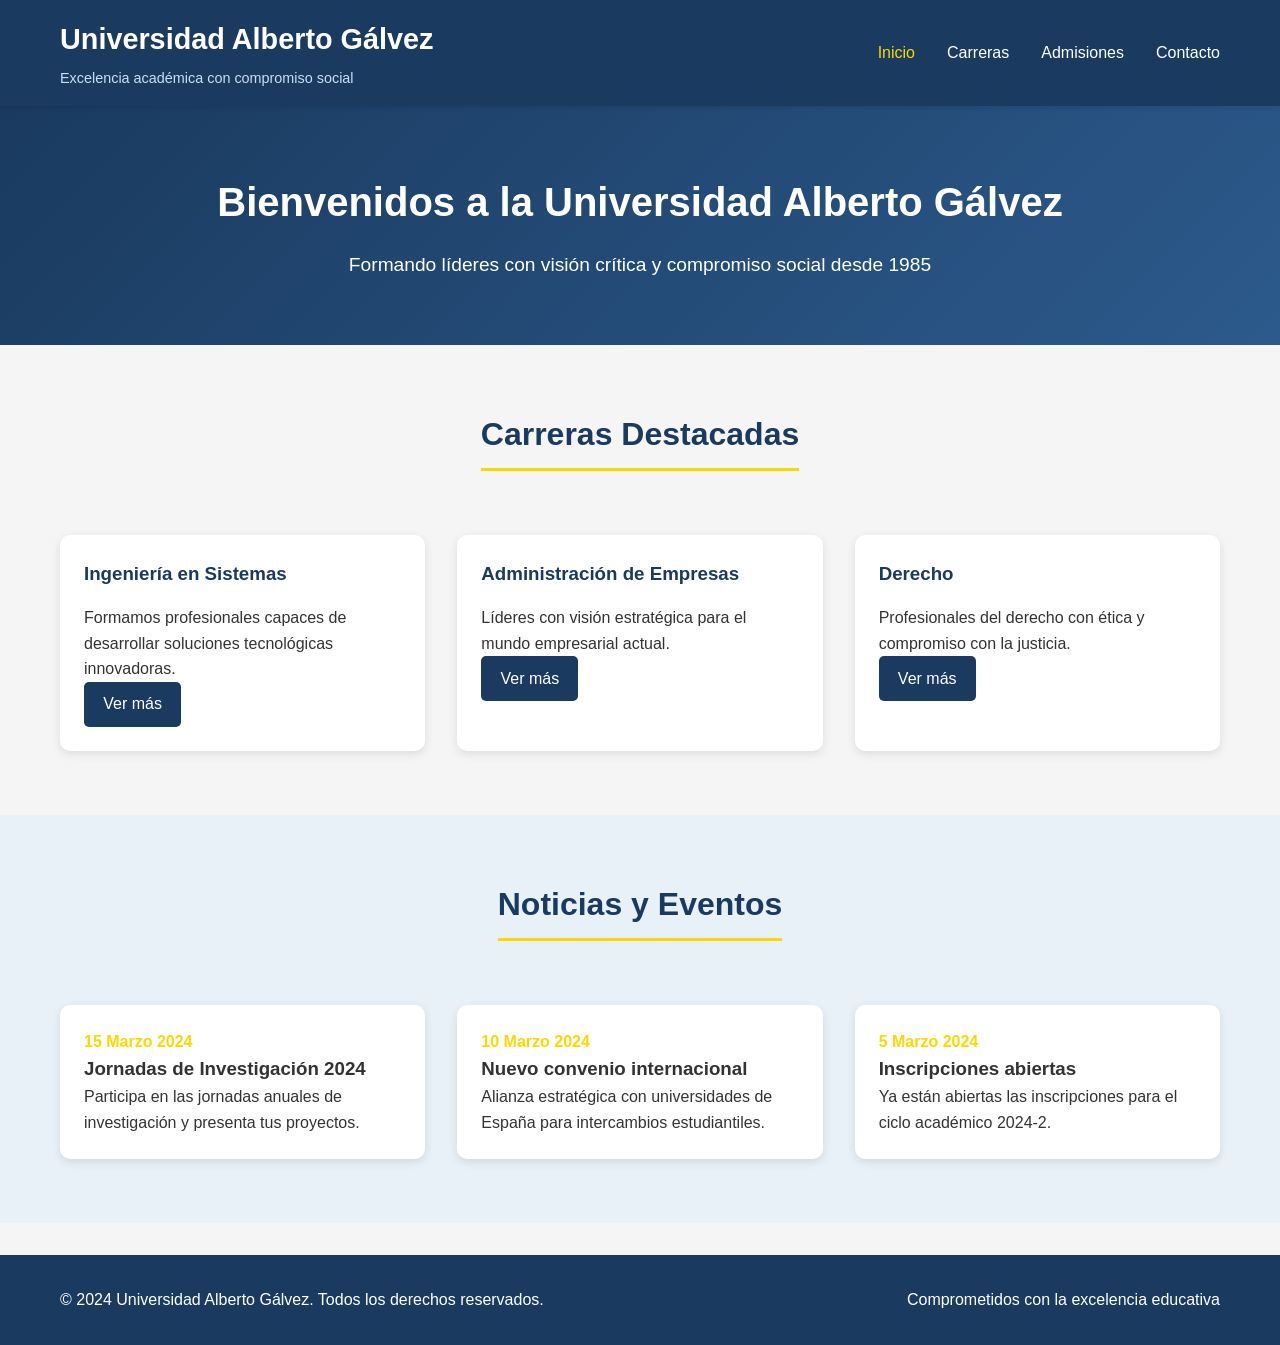
<file: src/index.html>
<!DOCTYPE html>
<html lang="es">
<head>
    <meta charset="UTF-8">
    <meta name="viewport" content="width=device-width, initial-scale=1.0">
    <title>Universidad Alberto Gálvez - Inicio</title>
    <link rel="stylesheet" href="styles.css">
</head>
<body>
<header>
    <div class="container header-content">
        <div class="logo">
            <h1>Universidad Alberto Gálvez</h1>
            <p>Excelencia académica con compromiso social</p>
        </div>
        <nav>
            <ul>
                <li><a href="index.html" class="active">Inicio</a></li>
                <li><a href="carreras.html">Carreras</a></li>
                <li><a href="admisiones.html">Admisiones</a></li>
                <li><a href="contacto.html">Contacto</a></li>
            </ul>
        </nav>
    </div>
</header>

<main>
    <section class="hero" style="background: linear-gradient(135deg, #1a3a5f 0%, #2c5a8c 100%); color: white; padding: 4rem 0; text-align: center;">
        <div class="container">
            <h2 style="font-size: 2.5rem; margin-bottom: 1rem;">Bienvenidos a la Universidad Alberto Gálvez</h2>
            <p style="font-size: 1.2rem; max-width: 600px; margin: 0 auto;">Formando líderes con visión crítica y compromiso social desde 1985</p>
        </div>
    </section>

    <section class="section">
        <div class="container">
            <div class="section-header">
                <h2 class="section-title">Carreras Destacadas</h2>
            </div>
            <div class="careers-grid">
                <div class="career-card">
                    <h3>Ingeniería en Sistemas</h3>
                    <p>Formamos profesionales capaces de desarrollar soluciones tecnológicas innovadoras.</p>
                    <a href="carreras.html" class="btn">Ver más</a>
                </div>
                <div class="career-card">
                    <h3>Administración de Empresas</h3>
                    <p>Líderes con visión estratégica para el mundo empresarial actual.</p>
                    <a href="carreras.html" class="btn">Ver más</a>
                </div>
                <div class="career-card">
                    <h3>Derecho</h3>
                    <p>Profesionales del derecho con ética y compromiso con la justicia.</p>
                    <a href="carreras.html" class="btn">Ver más</a>
                </div>
            </div>
        </div>
    </section>

    <section class="section bg-light">
        <div class="container">
            <div class="section-header">
                <h2 class="section-title">Noticias y Eventos</h2>
            </div>
            <div class="news-grid">
                <div class="news-card">
                    <div class="news-content">
                        <div class="news-date" style="color: #ffd700; font-weight: bold;">15 Marzo 2024</div>
                        <h3>Jornadas de Investigación 2024</h3>
                        <p>Participa en las jornadas anuales de investigación y presenta tus proyectos.</p>
                    </div>
                </div>
                <div class="news-card">
                    <div class="news-content">
                        <div class="news-date" style="color: #ffd700; font-weight: bold;">10 Marzo 2024</div>
                        <h3>Nuevo convenio internacional</h3>
                        <p>Alianza estratégica con universidades de España para intercambios estudiantiles.</p>
                    </div>
                </div>
                <div class="news-card">
                    <div class="news-content">
                        <div class="news-date" style="color: #ffd700; font-weight: bold;">5 Marzo 2024</div>
                        <h3>Inscripciones abiertas</h3>
                        <p>Ya están abiertas las inscripciones para el ciclo académico 2024-2.</p>
                    </div>
                </div>
            </div>
        </div>
    </section>
</main>

<footer>
    <div class="container footer-content">
        <p>&copy; 2024 Universidad Alberto Gálvez. Todos los derechos reservados.</p>
        <p>Comprometidos con la excelencia educativa</p>
    </div>
</footer>
</body>
</html>
</file>
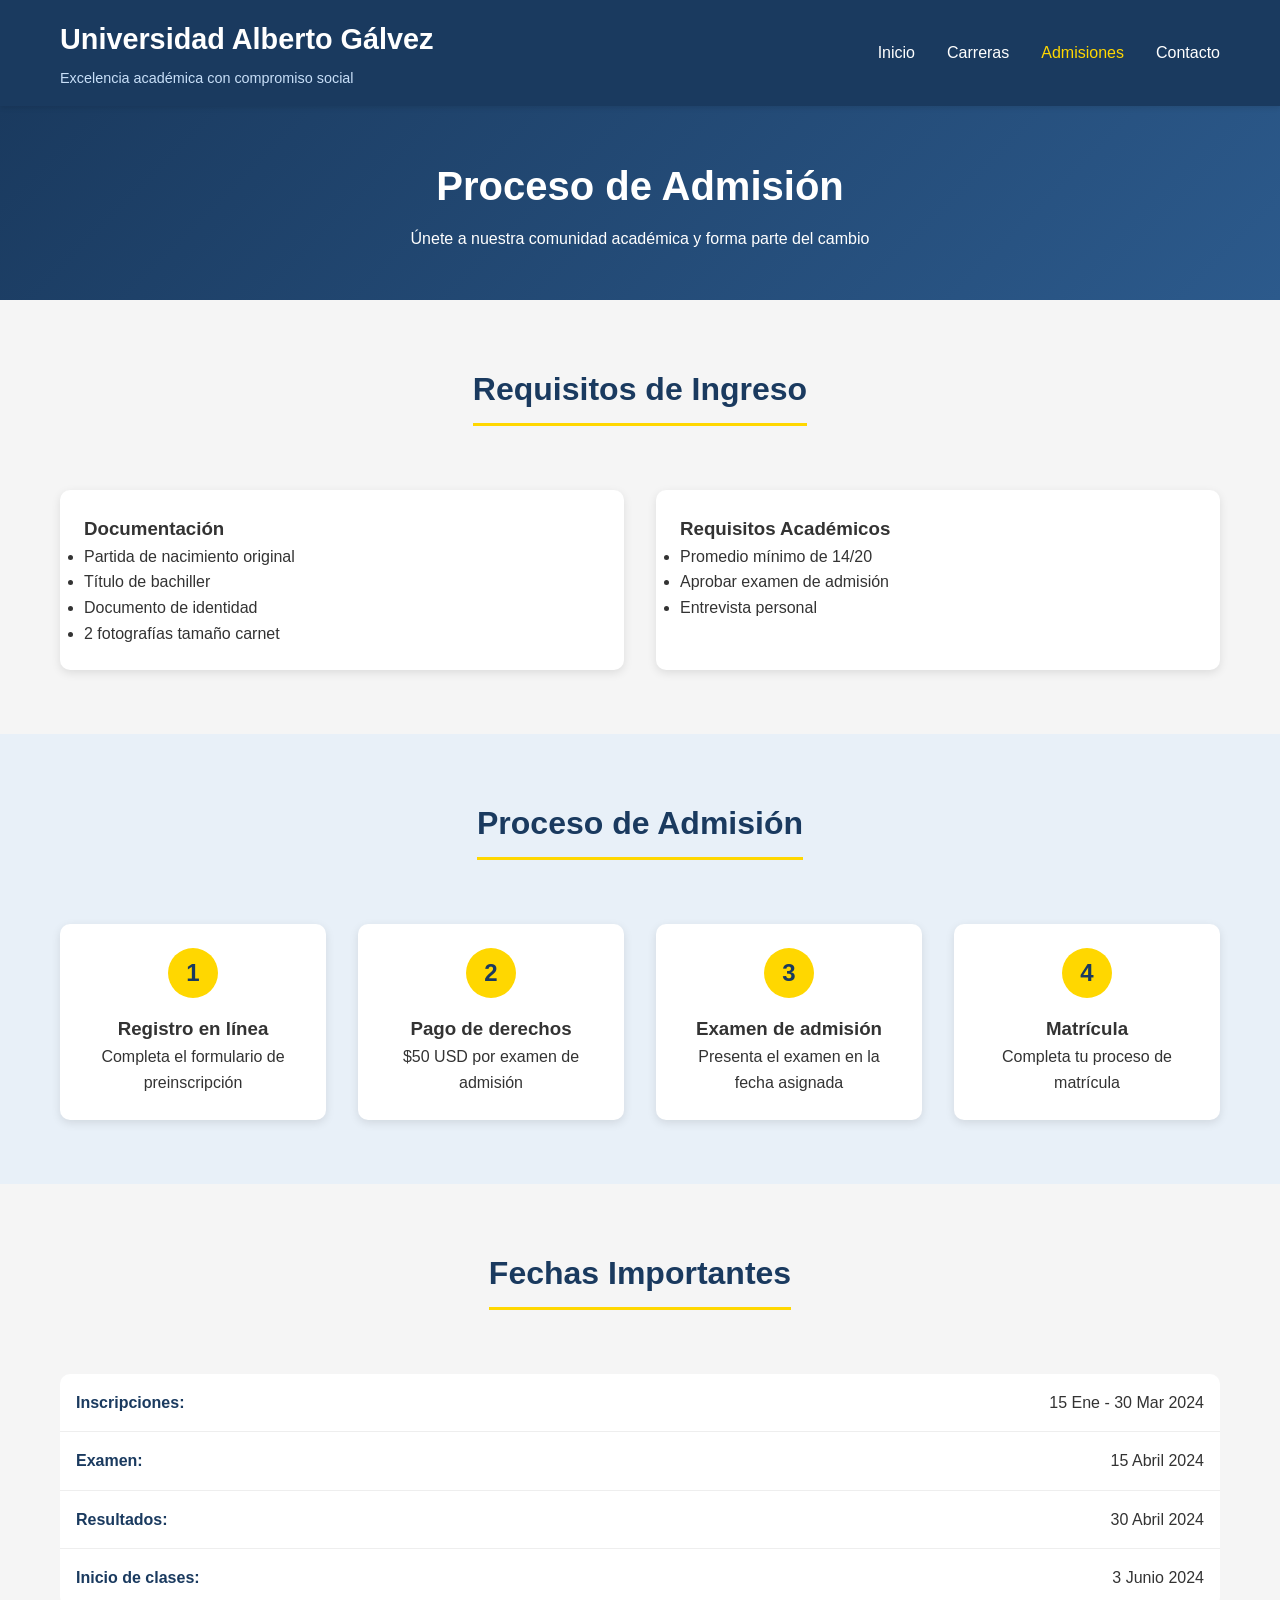
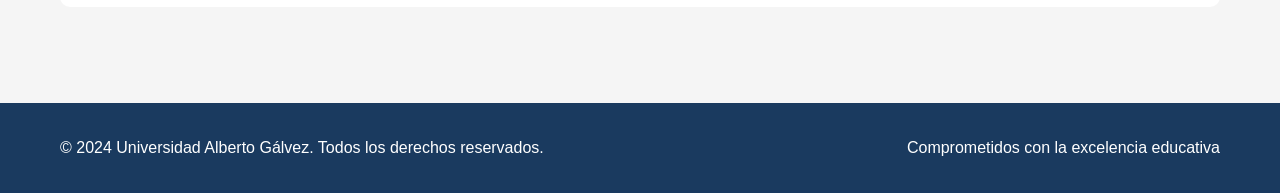
<file: src/admisiones.html>
<!DOCTYPE html>
<html lang="es">
<head>
    <meta charset="UTF-8">
    <meta name="viewport" content="width=device-width, initial-scale=1.0">
    <title>Universidad Alberto Gálvez - Admisiones</title>
    <link rel="stylesheet" href="styles.css">
</head>
<body>
<header>
    <div class="container header-content">
        <div class="logo">
            <h1>Universidad Alberto Gálvez</h1>
            <p>Excelencia académica con compromiso social</p>
        </div>
        <nav>
            <ul>
                <li><a href="index.html">Inicio</a></li>
                <li><a href="carreras.html">Carreras</a></li>
                <li><a href="admisiones.html" class="active">Admisiones</a></li>
                <li><a href="contacto.html">Contacto</a></li>
            </ul>
        </nav>
    </div>
</header>

<main>
    <div class="page-header">
        <div class="container">
            <h1>Proceso de Admisión</h1>
            <p>Únete a nuestra comunidad académica y forma parte del cambio</p>
        </div>
    </div>

    <section class="section">
        <div class="container">
            <div class="section-header">
                <h2 class="section-title">Requisitos de Ingreso</h2>
            </div>
            <div class="requirements-grid">
                <div class="requirement-card">
                    <h3>Documentación</h3>
                    <ul>
                        <li>Partida de nacimiento original</li>
                        <li>Título de bachiller</li>
                        <li>Documento de identidad</li>
                        <li>2 fotografías tamaño carnet</li>
                    </ul>
                </div>
                <div class="requirement-card">
                    <h3>Requisitos Académicos</h3>
                    <ul>
                        <li>Promedio mínimo de 14/20</li>
                        <li>Aprobar examen de admisión</li>
                        <li>Entrevista personal</li>
                    </ul>
                </div>
            </div>
        </div>
    </section>

    <section class="section bg-light">
        <div class="container">
            <div class="section-header">
                <h2 class="section-title">Proceso de Admisión</h2>
            </div>
            <div class="steps">
                <div class="step">
                    <div class="step-number">1</div>
                    <h3>Registro en línea</h3>
                    <p>Completa el formulario de preinscripción</p>
                </div>
                <div class="step">
                    <div class="step-number">2</div>
                    <h3>Pago de derechos</h3>
                    <p>$50 USD por examen de admisión</p>
                </div>
                <div class="step">
                    <div class="step-number">3</div>
                    <h3>Examen de admisión</h3>
                    <p>Presenta el examen en la fecha asignada</p>
                </div>
                <div class="step">
                    <div class="step-number">4</div>
                    <h3>Matrícula</h3>
                    <p>Completa tu proceso de matrícula</p>
                </div>
            </div>
        </div>
    </section>

    <section class="section">
        <div class="container">
            <div class="section-header">
                <h2 class="section-title">Fechas Importantes</h2>
            </div>
            <div class="dates-list">
                <div class="date-item"><span class="date-label">Inscripciones:</span><span>15 Ene - 30 Mar 2024</span></div>
                <div class="date-item"><span class="date-label">Examen:</span><span>15 Abril 2024</span></div>
                <div class="date-item"><span class="date-label">Resultados:</span><span>30 Abril 2024</span></div>
                <div class="date-item"><span class="date-label">Inicio de clases:</span><span>3 Junio 2024</span></div>
            </div>
        </div>
    </section>
</main>

<footer>
    <div class="container footer-content">
        <p>&copy; 2024 Universidad Alberto Gálvez. Todos los derechos reservados.</p>
        <p>Comprometidos con la excelencia educativa</p>
    </div>
</footer>
</body>
</html>
</file>
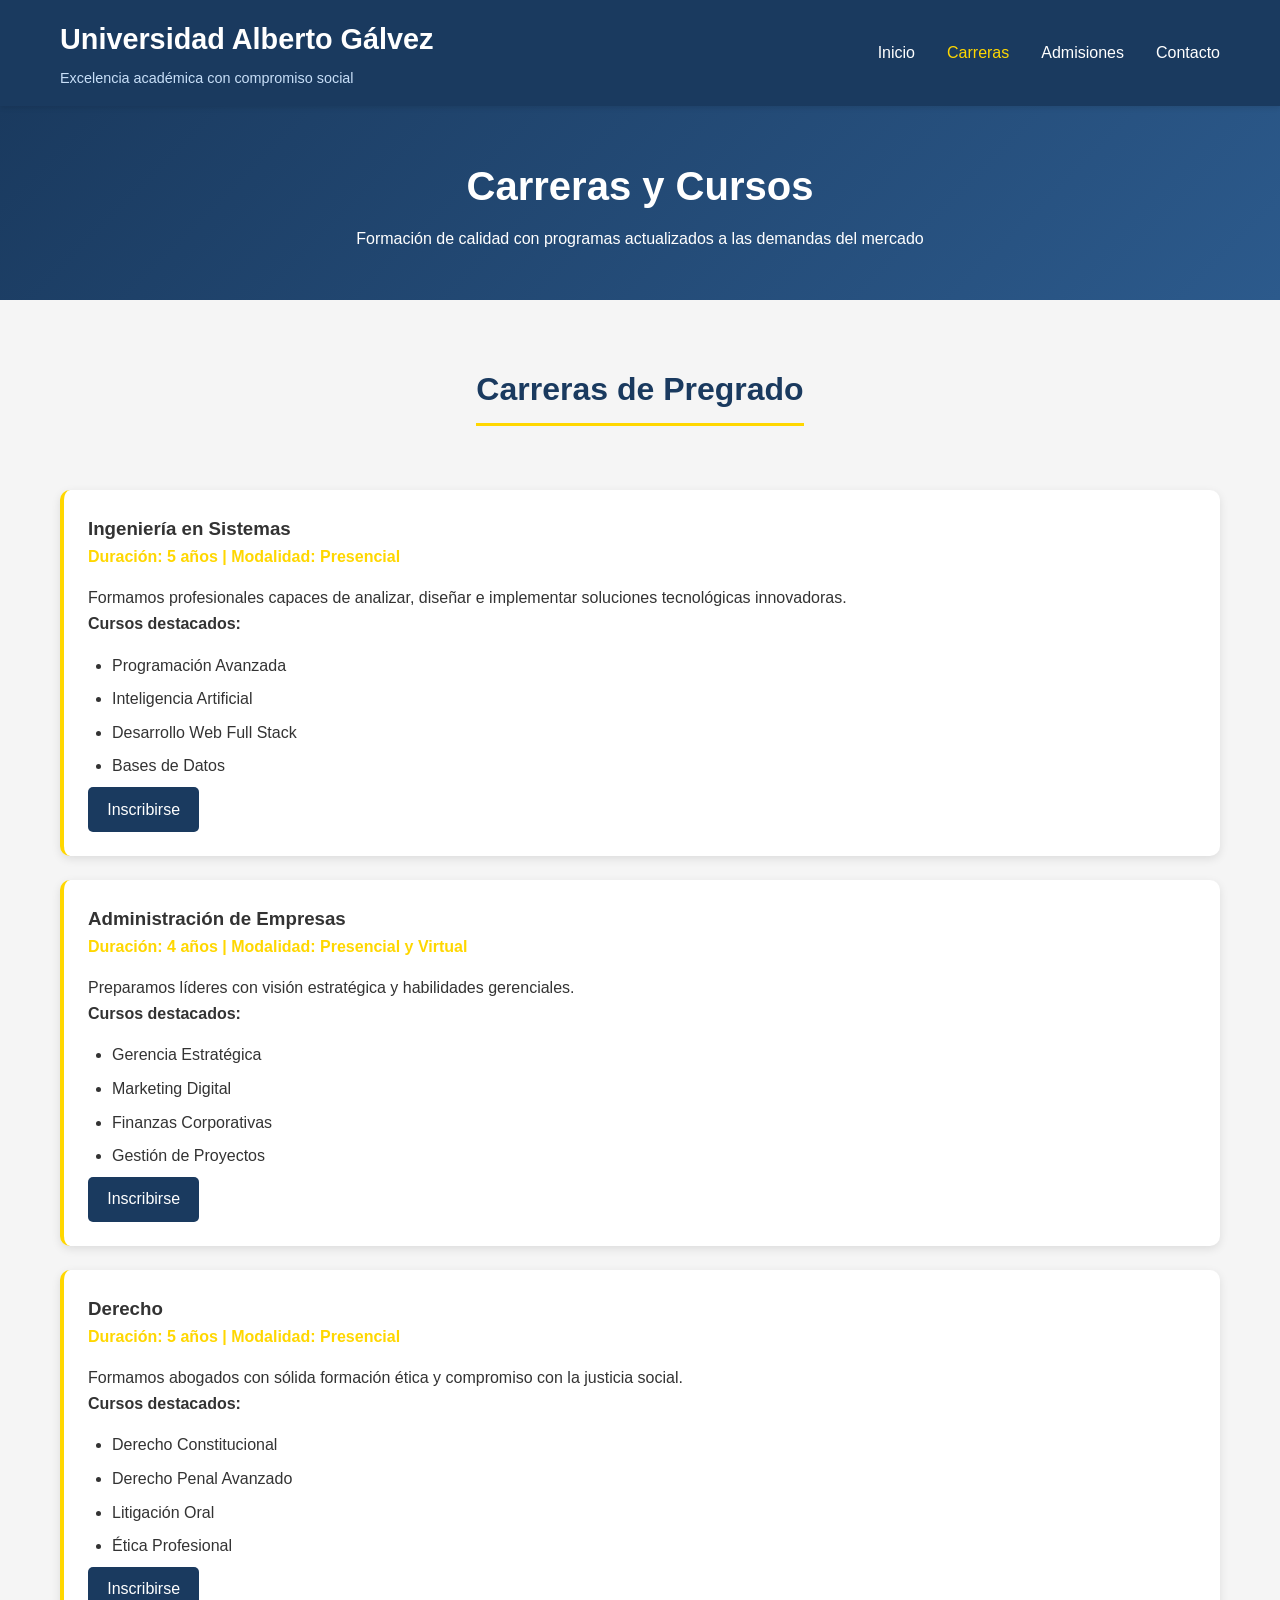
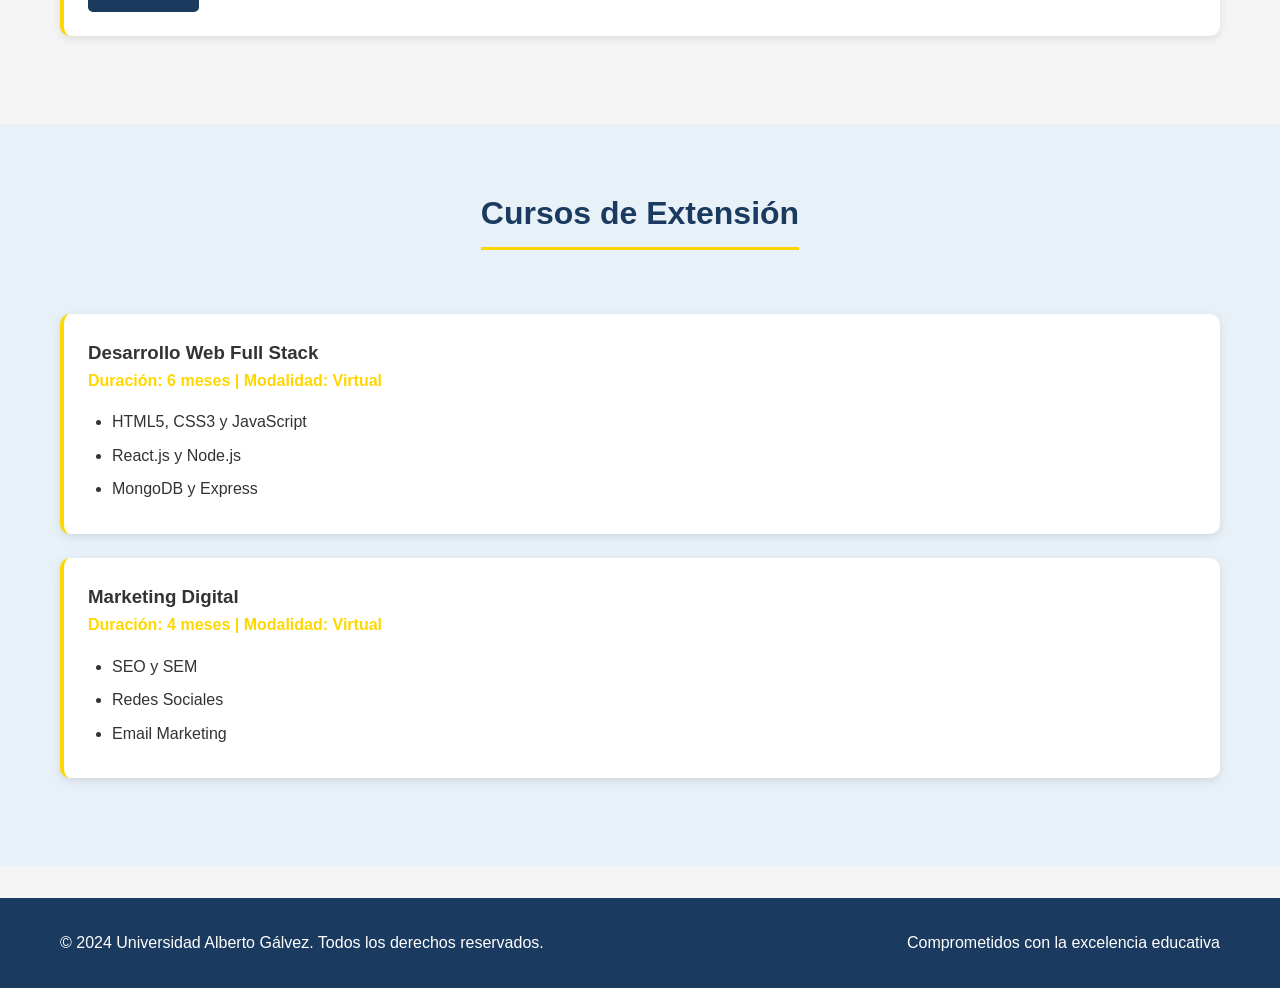
<file: src/Carreras.html>
<!DOCTYPE html>
<html lang="es">
<head>
    <meta charset="UTF-8">
    <meta name="viewport" content="width=device-width, initial-scale=1.0">
    <title>Universidad Alberto Gálvez - Carreras y Cursos</title>
    <link rel="stylesheet" href="styles.css">
</head>
<body>
<header>
    <div class="container header-content">
        <div class="logo">
            <h1>Universidad Alberto Gálvez</h1>
            <p>Excelencia académica con compromiso social</p>
        </div>
        <nav>
            <ul>
                <li><a href="index.html">Inicio</a></li>
                <li><a href="carreras.html" class="active">Carreras</a></li>
                <li><a href="admisiones.html">Admisiones</a></li>
                <li><a href="contacto.html">Contacto</a></li>
            </ul>
        </nav>
    </div>
</header>

<main>
    <div class="page-header">
        <div class="container">
            <h1>Carreras y Cursos</h1>
            <p>Formación de calidad con programas actualizados a las demandas del mercado</p>
        </div>
    </div>

    <section class="section">
        <div class="container">
            <div class="section-header">
                <h2 class="section-title">Carreras de Pregrado</h2>
            </div>
            <div>
                <div class="career-item">
                    <h3>Ingeniería en Sistemas</h3>
                    <div class="career-duration">Duración: 5 años | Modalidad: Presencial</div>
                    <p>Formamos profesionales capaces de analizar, diseñar e implementar soluciones tecnológicas innovadoras.</p>
                    <h4>Cursos destacados:</h4>
                    <ul class="courses-list">
                        <li>Programación Avanzada</li>
                        <li>Inteligencia Artificial</li>
                        <li>Desarrollo Web Full Stack</li>
                        <li>Bases de Datos</li>
                    </ul>
                    <a href="admisiones.html" class="btn">Inscribirse</a>
                </div>
                <div class="career-item">
                    <h3>Administración de Empresas</h3>
                    <div class="career-duration">Duración: 4 años | Modalidad: Presencial y Virtual</div>
                    <p>Preparamos líderes con visión estratégica y habilidades gerenciales.</p>
                    <h4>Cursos destacados:</h4>
                    <ul class="courses-list">
                        <li>Gerencia Estratégica</li>
                        <li>Marketing Digital</li>
                        <li>Finanzas Corporativas</li>
                        <li>Gestión de Proyectos</li>
                    </ul>
                    <a href="admisiones.html" class="btn">Inscribirse</a>
                </div>
                <div class="career-item">
                    <h3>Derecho</h3>
                    <div class="career-duration">Duración: 5 años | Modalidad: Presencial</div>
                    <p>Formamos abogados con sólida formación ética y compromiso con la justicia social.</p>
                    <h4>Cursos destacados:</h4>
                    <ul class="courses-list">
                        <li>Derecho Constitucional</li>
                        <li>Derecho Penal Avanzado</li>
                        <li>Litigación Oral</li>
                        <li>Ética Profesional</li>
                    </ul>
                    <a href="admisiones.html" class="btn">Inscribirse</a>
                </div>
            </div>
        </div>
    </section>

    <section class="section bg-light">
        <div class="container">
            <div class="section-header">
                <h2 class="section-title">Cursos de Extensión</h2>
            </div>
            <div>
                <div class="career-item">
                    <h3>Desarrollo Web Full Stack</h3>
                    <div class="career-duration">Duración: 6 meses | Modalidad: Virtual</div>
                    <ul class="courses-list">
                        <li>HTML5, CSS3 y JavaScript</li>
                        <li>React.js y Node.js</li>
                        <li>MongoDB y Express</li>
                    </ul>
                </div>
                <div class="career-item">
                    <h3>Marketing Digital</h3>
                    <div class="career-duration">Duración: 4 meses | Modalidad: Virtual</div>
                    <ul class="courses-list">
                        <li>SEO y SEM</li>
                        <li>Redes Sociales</li>
                        <li>Email Marketing</li>
                    </ul>
                </div>

            </div>
        </div>
    </section>
</main>

<footer>
    <div class="container footer-content">
        <p>&copy; 2024 Universidad Alberto Gálvez. Todos los derechos reservados.</p>
        <p>Comprometidos con la excelencia educativa</p>
    </div>
</footer>
</body>
</html>
</file>
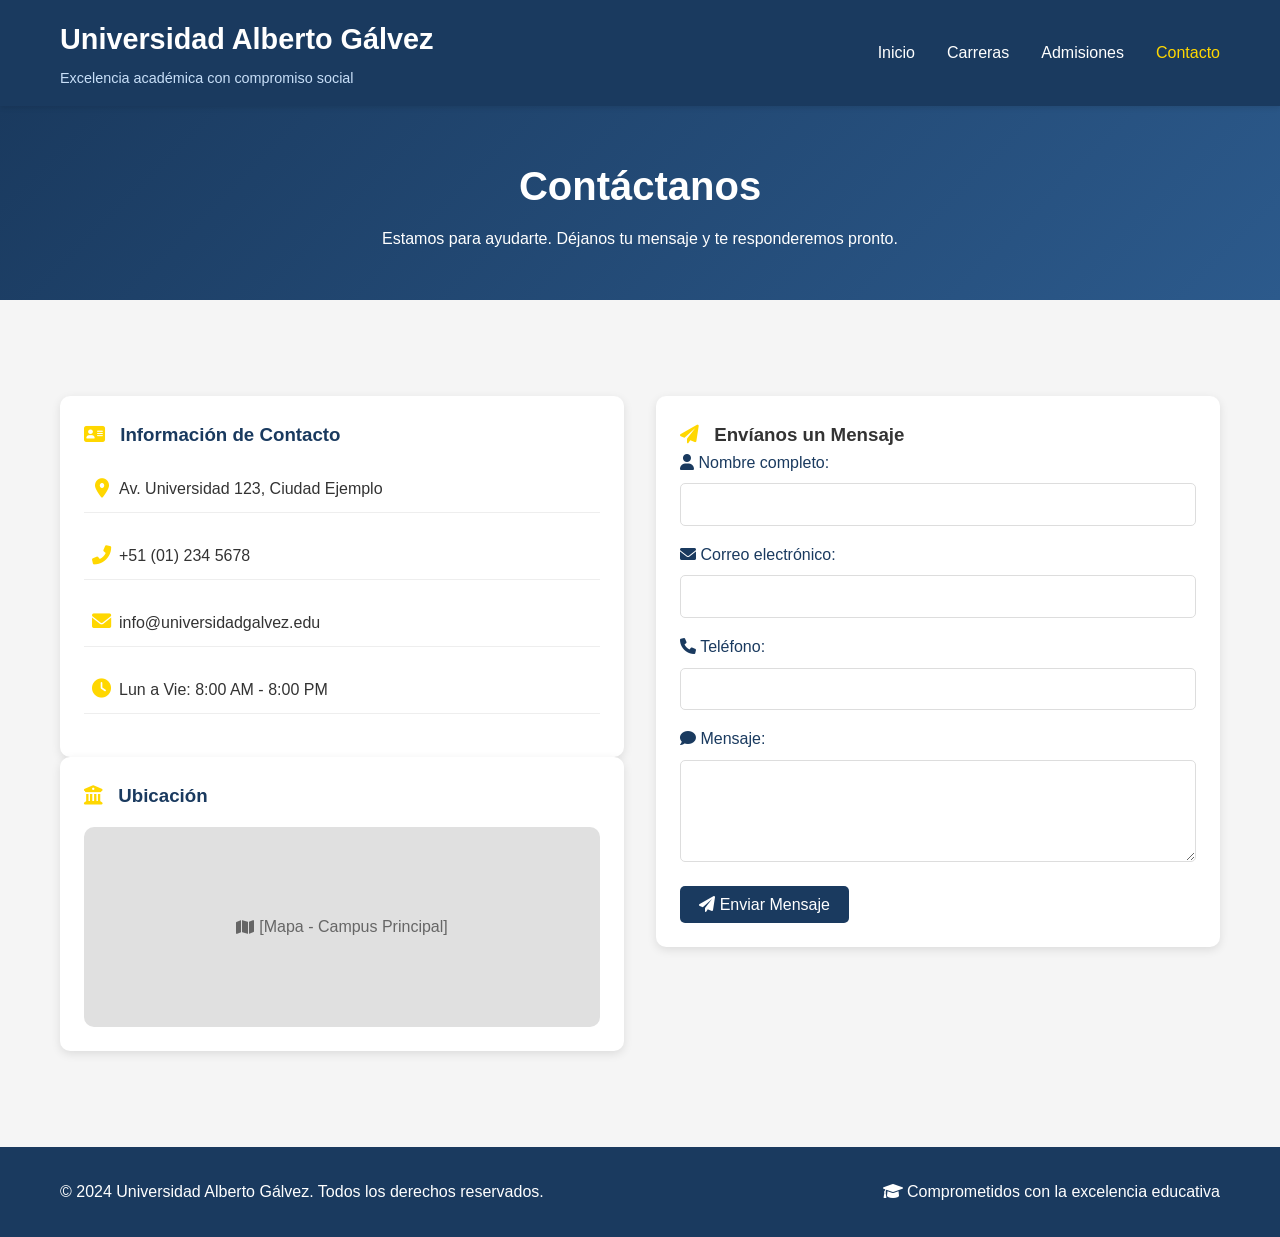
<file: src/contacto.html>
<!DOCTYPE html>
<html lang="es">
<head>
    <meta charset="UTF-8">
    <meta name="viewport" content="width=device-width, initial-scale=1.0">
    <title>Universidad Alberto Gálvez - Contacto</title>
    <!-- Font Awesome 6 (Iconos) -->
    <link rel="stylesheet" href="https://cdnjs.cloudflare.com/ajax/libs/font-awesome/6.0.0-beta3/css/all.min.css">
    <link rel="stylesheet" href="styles.css">
</head>
<body>
<header>
    <div class="container header-content">
        <div class="logo">
            <h1>Universidad Alberto Gálvez</h1>
            <p>Excelencia académica con compromiso social</p>
        </div>
        <nav>
            <ul>
                <li><a href="index.html">Inicio</a></li>
                <li><a href="carreras.html">Carreras</a></li>
                <li><a href="admisiones.html">Admisiones</a></li>
                <li><a href="contacto.html" class="active">Contacto</a></li>
            </ul>
        </nav>
    </div>
</header>

<main>
    <div class="page-header">
        <div class="container">
            <h1>Contáctanos</h1>
            <p>Estamos para ayudarte. Déjanos tu mensaje y te responderemos pronto.</p>
        </div>
    </div>

    <section class="section">
        <div class="container contact-grid">
            <!-- Columna Izquierda: Información -->
            <div>
                <div class="info-card">
                    <h3><i class="fas fa-address-card" style="margin-right: 10px; color: #ffd700;"></i> Información de Contacto</h3>
                    <div class="info-item">
                        <div class="info-icon"><i class="fas fa-map-marker-alt"></i></div>
                        <div>Av. Universidad 123, Ciudad Ejemplo</div>
                    </div>
                    <div class="info-item">
                        <div class="info-icon"><i class="fas fa-phone-alt"></i></div>
                        <div>+51 (01) 234 5678</div>
                    </div>
                    <div class="info-item">
                        <div class="info-icon"><i class="fas fa-envelope"></i></div>
                        <div>info@universidadgalvez.edu</div>
                    </div>
                    <div class="info-item">
                        <div class="info-icon"><i class="fas fa-clock"></i></div>
                        <div>Lun a Vie: 8:00 AM - 8:00 PM</div>
                    </div>
                </div>

                <div class="info-card">
                    <h3><i class="fas fa-university" style="margin-right: 10px; color: #ffd700;"></i> Ubicación</h3>
                    <div class="map-placeholder">
                        <i class="fas fa-map" style="margin-right: 5px;"></i> [Mapa - Campus Principal]
                    </div>
                </div>
            </div>

            <!-- Columna Derecha: Formulario -->
            <div>
                <div class="contact-form">
                    <h3><i class="fas fa-paper-plane" style="margin-right: 10px; color: #ffd700;"></i> Envíanos un Mensaje</h3>
                    <form action="#" method="POST">
                        <div class="form-group">
                            <label><i class="fas fa-user"></i> Nombre completo:</label>
                            <input type="text" required>
                        </div>
                        <div class="form-group">
                            <label><i class="fas fa-envelope"></i> Correo electrónico:</label>
                            <input type="email" required>
                        </div>
                        <div class="form-group">
                            <label><i class="fas fa-phone"></i> Teléfono:</label>
                            <input type="tel">
                        </div>
                        <div class="form-group">
                            <label><i class="fas fa-comment"></i> Mensaje:</label>
                            <textarea rows="5" required></textarea>
                        </div>
                        <button type="submit" class="btn">
                            <i class="fas fa-paper-plane"></i> Enviar Mensaje
                        </button>
                    </form>
                </div>
            </div>
        </div>
    </section>
</main>

<footer>
    <div class="container footer-content">
        <p>&copy; 2024 Universidad Alberto Gálvez. Todos los derechos reservados.</p>
        <p><i class="fas fa-graduation-cap"></i> Comprometidos con la excelencia educativa</p>
    </div>
</footer>
</body>
</html>
</file>
<file: src/styles.css>
/* styles.css - Universidad Alberto Gálvez */
* {
    margin: 0;
    padding: 0;
    box-sizing: border-box;
}

body {
    font-family: 'Segoe UI', Tahoma, Geneva, Verdana, sans-serif;
    line-height: 1.6;
    color: #333;
    background-color: #f5f5f5;
}

/* Header y Navegación */
header {
    background-color: #1a3a5f;
    color: white;
    padding: 1rem 0;
    box-shadow: 0 2px 5px rgba(0,0,0,0.1);
    position: sticky;
    top: 0;
    z-index: 100;
}

.container {
    max-width: 1200px;
    margin: 0 auto;
    padding: 0 20px;
}

.header-content {
    display: flex;
    justify-content: space-between;
    align-items: center;
    flex-wrap: wrap;
}

.logo h1 {
    font-size: 1.8rem;
    margin-bottom: 5px;
}

.logo p {
    font-size: 0.9rem;
    color: #c8dff8;
}

nav ul {
    display: flex;
    list-style: none;
    gap: 2rem;
}

nav a {
    color: white;
    text-decoration: none;
    font-weight: 500;
    transition: color 0.3s;
}

nav a:hover, nav a.active {
    color: #ffd700;
}

/* Páginas internas (Header) */
.page-header {
    background: linear-gradient(135deg, #1a3a5f 0%, #2c5a8c 100%);
    color: white;
    padding: 3rem 0;
    text-align: center;
}

.page-header h1 {
    font-size: 2.5rem;
    margin-bottom: 0.5rem;
}

/* Secciones generales */
.section {
    padding: 4rem 0;
}

.section-title {
    text-align: center;
    font-size: 2rem;
    margin-bottom: 2rem;
    color: #1a3a5f;
    border-bottom: 3px solid #ffd700;
    display: inline-block;
    padding-bottom: 0.5rem;
}

.section-header {
    text-align: center;
    margin-bottom: 2rem;
}

/* Cards y Grids */
.careers-grid, .news-grid, .requirements-grid, .steps, .contact-grid {
    display: grid;
    gap: 2rem;
    margin-top: 2rem;
}

.careers-grid, .news-grid, .requirements-grid {
    grid-template-columns: repeat(auto-fit, minmax(300px, 1fr));
}

.steps {
    grid-template-columns: repeat(auto-fit, minmax(200px, 1fr));
}

.contact-grid {
    grid-template-columns: 1fr 1fr;
}

.career-card, .news-card, .requirement-card, .step, .info-card, .contact-form {
    background: white;
    border-radius: 10px;
    padding: 1.5rem;
    box-shadow: 0 3px 10px rgba(0,0,0,0.1);
    transition: transform 0.3s;
}

.career-card:hover, .news-card:hover {
    transform: translateY(-5px);
}

.career-card h3, .info-card h3 {
    color: #1a3a5f;
    margin-bottom: 1rem;
}

/* Estilos específicos para Carreras */
.career-item {
    background: white;
    border-radius: 10px;
    padding: 1.5rem;
    box-shadow: 0 3px 10px rgba(0,0,0,0.1);
    border-left: 4px solid #ffd700;
    margin-bottom: 1.5rem;
}

.career-duration {
    color: #ffd700;
    font-weight: bold;
    margin-bottom: 1rem;
}

.courses-list {
    margin-top: 1rem;
    padding-left: 1.5rem;
}

.courses-list li {
    margin-bottom: 0.5rem;
}

/* Botones */
.btn {
    display: inline-block;
    background-color: #1a3a5f;
    color: white;
    padding: 0.6rem 1.2rem;
    text-decoration: none;
    border-radius: 5px;
    transition: background-color 0.3s;
    border: none;
    cursor: pointer;
    font-size: 1rem;
}

.btn:hover {
    background-color: #2c5a8c;
}

/* Admisiones - Steps */
.step {
    text-align: center;
}

.step-number {
    width: 50px;
    height: 50px;
    background-color: #ffd700;
    color: #1a3a5f;
    border-radius: 50%;
    display: flex;
    align-items: center;
    justify-content: center;
    font-size: 1.5rem;
    font-weight: bold;
    margin: 0 auto 1rem;
}

.dates-list {
    background: white;
    border-radius: 10px;
    overflow: hidden;
}

.date-item {
    display: flex;
    justify-content: space-between;
    padding: 1rem;
    border-bottom: 1px solid #eee;
    flex-wrap: wrap;
}

.date-item:last-child {
    border-bottom: none;
}

.date-label {
    font-weight: bold;
    color: #1a3a5f;
}

/* Formularios */
.form-group {
    margin-bottom: 1rem;
}

.form-group label {
    display: block;
    margin-bottom: 0.5rem;
    font-weight: 500;
    color: #1a3a5f;
}

.form-group input,
.form-group select,
.form-group textarea {
    width: 100%;
    padding: 0.8rem;
    border: 1px solid #ddd;
    border-radius: 5px;
    font-family: inherit;
}

/* Contacto - Info items con iconos */
.info-item {
    display: flex;
    align-items: center;
    margin-bottom: 1.2rem;
    padding: 0.5rem 0;
    border-bottom: 1px solid #eee;
}

.info-icon {
    width: 35px;
    color: #ffd700;
    font-size: 1.2rem;
    text-align: center;
}

.map-placeholder {
    background-color: #e0e0e0;
    height: 200px;
    border-radius: 10px;
    display: flex;
    align-items: center;
    justify-content: center;
    color: #666;
    margin-top: 1rem;
}

/* Footer */
footer {
    background-color: #1a3a5f;
    color: white;
    padding: 2rem 0;
    text-align: center;
    margin-top: 2rem;
}

.footer-content {
    display: flex;
    justify-content: space-between;
    align-items: center;
    flex-wrap: wrap;
    gap: 1rem;
}

/* Fondos alternos */
.bg-light {
    background-color: #e8f0f8;
}

/* Responsive */
@media (max-width: 768px) {
    .header-content {
        flex-direction: column;
        text-align: center;
        gap: 1rem;
    }

    nav ul {
        gap: 1rem;
        flex-wrap: wrap;
        justify-content: center;
    }

    .contact-grid {
        grid-template-columns: 1fr;
    }

    .hero h2 {
        font-size: 1.8rem;
    }

    .date-item {
        flex-direction: column;
        gap: 0.5rem;
    }
}
</file>
